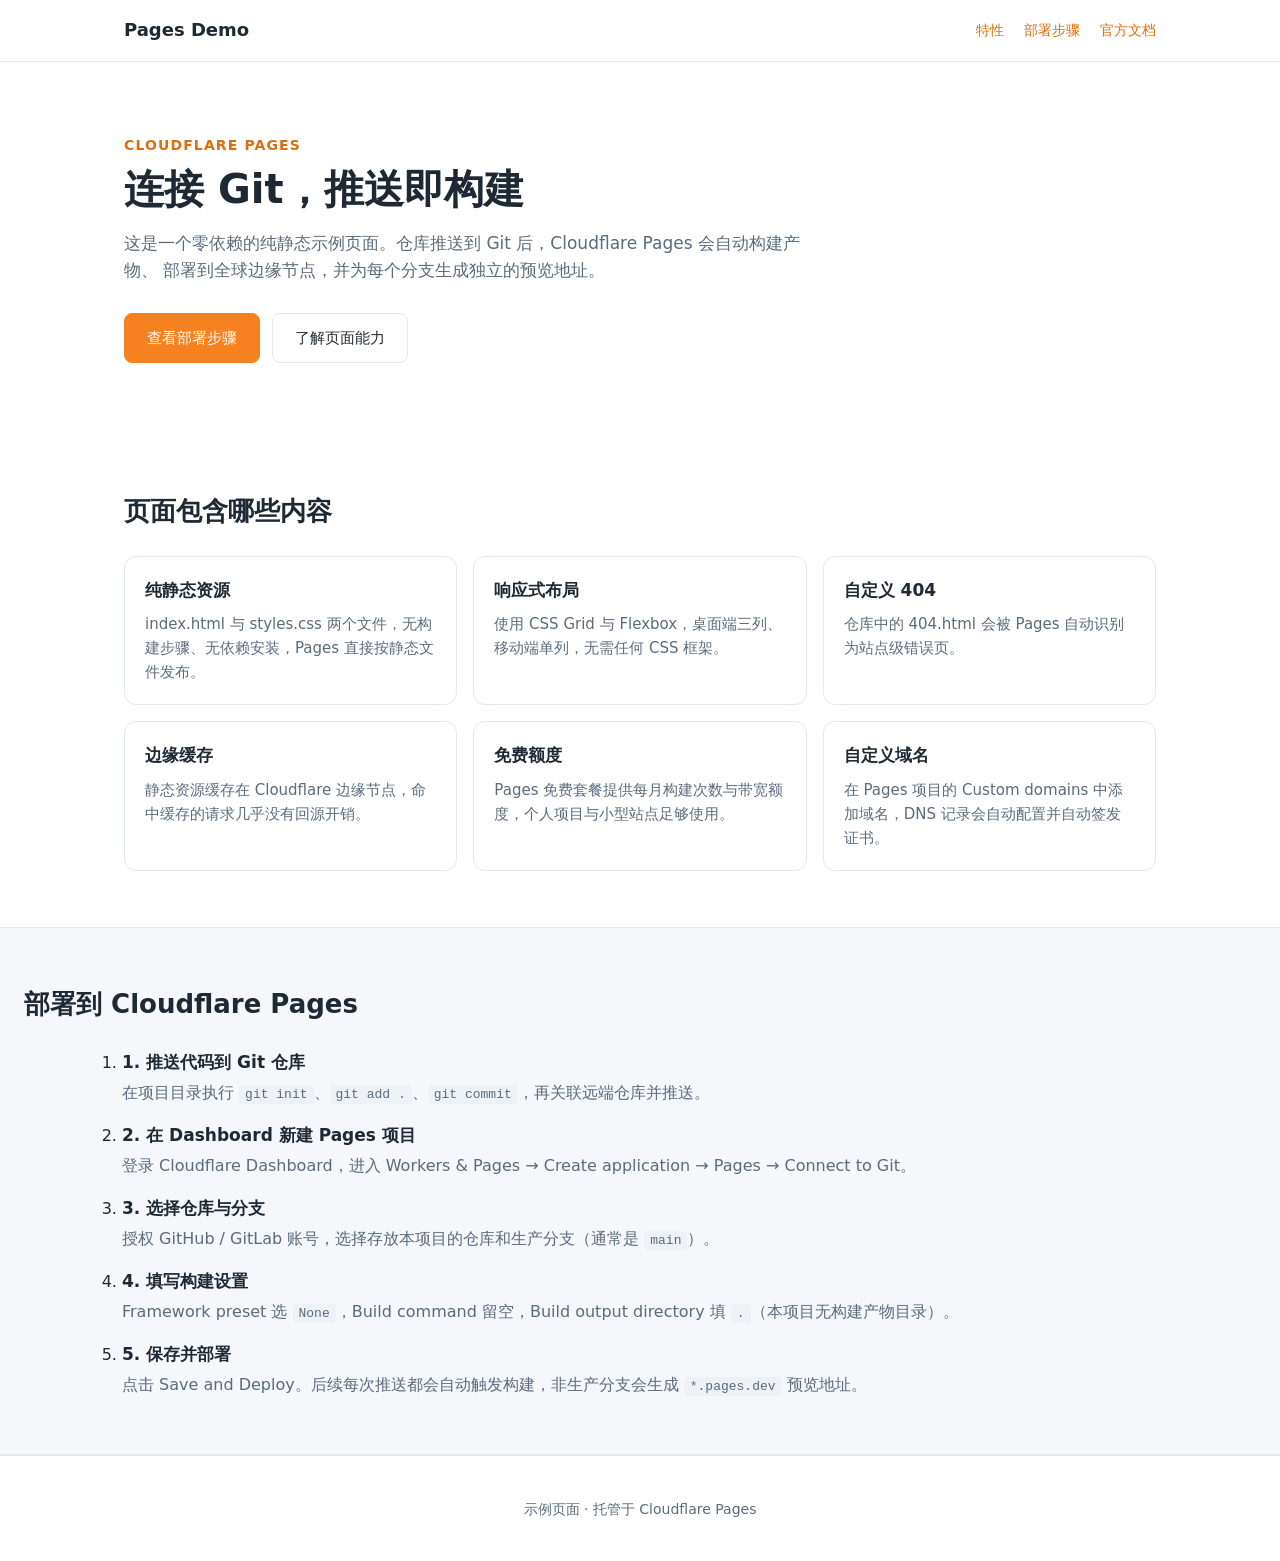
<file: index.html>
<!DOCTYPE html>
<html lang="zh-CN">
<head>
  <meta charset="UTF-8" />
  <meta name="viewport" content="width=device-width, initial-scale=1.0" />
  <title>Cloudflare Pages 部署示例</title>
  <meta name="description" content="一个用于演示 Cloudflare Pages「连接 Git，推送即构建」部署流程的静态页面。" />
  <link rel="stylesheet" href="/styles.css" />
</head>
<body>
  <header class="site-header">
    <nav class="nav">
      <span class="brand">Pages Demo</span>
      <ul class="nav-links">
        <li><a href="#features">特性</a></li>
        <li><a href="#deploy">部署步骤</a></li>
        <li><a href="https://developers.cloudflare.com/pages/" target="_blank" rel="noreferrer">官方文档</a></li>
      </ul>
    </nav>
  </header>

  <main>
    <section class="hero">
      <p class="eyebrow">Cloudflare Pages</p>
      <h1>连接 Git，推送即构建</h1>
      <p class="lead">
        这是一个零依赖的纯静态示例页面。仓库推送到 Git 后，Cloudflare Pages 会自动构建产物、
        部署到全球边缘节点，并为每个分支生成独立的预览地址。
      </p>
      <div class="actions">
        <a class="btn btn-primary" href="#deploy">查看部署步骤</a>
        <a class="btn" href="#features">了解页面能力</a>
      </div>
    </section>

    <section id="features" class="section">
      <h2>页面包含哪些内容</h2>
      <div class="grid">
        <article class="card">
          <h3>纯静态资源</h3>
          <p>index.html 与 styles.css 两个文件，无构建步骤、无依赖安装，Pages 直接按静态文件发布。</p>
        </article>
        <article class="card">
          <h3>响应式布局</h3>
          <p>使用 CSS Grid 与 Flexbox，桌面端三列、移动端单列，无需任何 CSS 框架。</p>
        </article>
        <article class="card">
          <h3>自定义 404</h3>
          <p>仓库中的 404.html 会被 Pages 自动识别为站点级错误页。</p>
        </article>
        <article class="card">
          <h3>边缘缓存</h3>
          <p>静态资源缓存在 Cloudflare 边缘节点，命中缓存的请求几乎没有回源开销。</p>
        </article>
        <article class="card">
          <h3>免费额度</h3>
          <p>Pages 免费套餐提供每月构建次数与带宽额度，个人项目与小型站点足够使用。</p>
        </article>
        <article class="card">
          <h3>自定义域名</h3>
          <p>在 Pages 项目的 Custom domains 中添加域名，DNS 记录会自动配置并自动签发证书。</p>
        </article>
      </div>
    </section>

    <section id="deploy" class="section section-alt">
      <h2>部署到 Cloudflare Pages</h2>
      <ol class="steps">
        <li>
          <h3>1. 推送代码到 Git 仓库</h3>
          <p>在项目目录执行 <code>git init</code>、<code>git add .</code>、<code>git commit</code>，再关联远端仓库并推送。</p>
        </li>
        <li>
          <h3>2. 在 Dashboard 新建 Pages 项目</h3>
          <p>登录 Cloudflare Dashboard，进入 Workers &amp; Pages → Create application → Pages → Connect to Git。</p>
        </li>
        <li>
          <h3>3. 选择仓库与分支</h3>
          <p>授权 GitHub / GitLab 账号，选择存放本项目的仓库和生产分支（通常是 <code>main</code>）。</p>
        </li>
        <li>
          <h3>4. 填写构建设置</h3>
          <p>Framework preset 选 <code>None</code>，Build command 留空，Build output directory 填 <code>.</code>（本项目无构建产物目录）。</p>
        </li>
        <li>
          <h3>5. 保存并部署</h3>
          <p>点击 Save and Deploy。后续每次推送都会自动触发构建，非生产分支会生成 <code>*.pages.dev</code> 预览地址。</p>
        </li>
      </ol>
    </section>
  </main>

  <footer class="site-footer">
    <p>示例页面 · 托管于 Cloudflare Pages</p>
  </footer>
</body>
</html>
</file>
<file: styles.css>
:root {
  --bg: #ffffff;
  --bg-alt: #f5f7fa;
  --text: #1f2933;
  --text-muted: #5b6b7c;
  --border: #e3e8ef;
  --brand: #f6821f;
  --brand-dark: #d96f0f;
  --radius: 12px;
}

* {
  box-sizing: border-box;
}

body {
  margin: 0;
  color: var(--text);
  background: var(--bg);
  font-family: "Segoe UI", "PingFang SC", "Microsoft YaHei", system-ui, -apple-system, sans-serif;
  line-height: 1.6;
}

a {
  color: var(--brand-dark);
  text-decoration: none;
}

a:hover {
  text-decoration: underline;
}

.site-header {
  border-bottom: 1px solid var(--border);
  background: var(--bg);
  position: sticky;
  top: 0;
  z-index: 10;
}

.nav {
  max-width: 1080px;
  margin: 0 auto;
  padding: 16px 24px;
  display: flex;
  align-items: center;
  justify-content: space-between;
  gap: 24px;
}

.brand {
  font-weight: 600;
  font-size: 18px;
}

.nav-links {
  display: flex;
  gap: 20px;
  margin: 0;
  padding: 0;
  list-style: none;
  font-size: 14px;
}

.hero {
  max-width: 1080px;
  margin: 0 auto;
  padding: 72px 24px;
}

.eyebrow {
  margin: 0 0 8px;
  color: var(--brand-dark);
  font-size: 14px;
  font-weight: 600;
  letter-spacing: 0.08em;
  text-transform: uppercase;
}

.hero h1 {
  margin: 0 0 16px;
  font-size: 40px;
  line-height: 1.25;
}

.lead {
  max-width: 680px;
  margin: 0 0 28px;
  color: var(--text-muted);
  font-size: 17px;
}

.actions {
  display: flex;
  flex-wrap: wrap;
  gap: 12px;
}

.btn {
  display: inline-block;
  padding: 12px 22px;
  border: 1px solid var(--border);
  border-radius: 8px;
  background: var(--bg);
  color: var(--text);
  font-size: 15px;
}

.btn:hover {
  border-color: var(--brand);
  text-decoration: none;
}

.btn-primary {
  background: var(--brand);
  border-color: var(--brand);
  color: #ffffff;
}

.btn-primary:hover {
  background: var(--brand-dark);
  border-color: var(--brand-dark);
}

.section {
  max-width: 1080px;
  margin: 0 auto;
  padding: 56px 24px;
}

.section-alt {
  max-width: none;
  padding: 56px 24px;
  background: var(--bg-alt);
  border-top: 1px solid var(--border);
  border-bottom: 1px solid var(--border);
}

.section-alt > h2 {
  max-width: 1080px;
  margin: 0 auto 28px;
}

.section h2 {
  margin: 0 0 24px;
  font-size: 26px;
}

.grid {
  display: grid;
  grid-template-columns: repeat(auto-fit, minmax(260px, 1fr));
  gap: 16px;
}

.card {
  padding: 20px;
  background: var(--bg);
  border: 1px solid var(--border);
  border-radius: var(--radius);
}

.card h3 {
  margin: 0 0 8px;
  font-size: 17px;
}

.card p {
  margin: 0;
  color: var(--text-muted);
  font-size: 15px;
}

.steps {
  max-width: 1080px;
  margin: 0 auto;
  padding-left: 22px;
  display: grid;
  gap: 16px;
}

.steps h3 {
  margin: 0 0 4px;
  font-size: 17px;
}

.steps p {
  margin: 0;
  color: var(--text-muted);
}

code {
  padding: 2px 6px;
  background: #eef1f5;
  border-radius: 4px;
  font-family: "JetBrains Mono", Consolas, monospace;
  font-size: 13px;
}

.site-footer {
  padding: 28px 24px;
  text-align: center;
  color: var(--text-muted);
  font-size: 14px;
  border-top: 1px solid var(--border);
}

@media (max-width: 640px) {
  .hero h1 {
    font-size: 30px;
  }

  .nav {
    flex-direction: column;
    align-items: flex-start;
    gap: 12px;
  }
}
</file>
